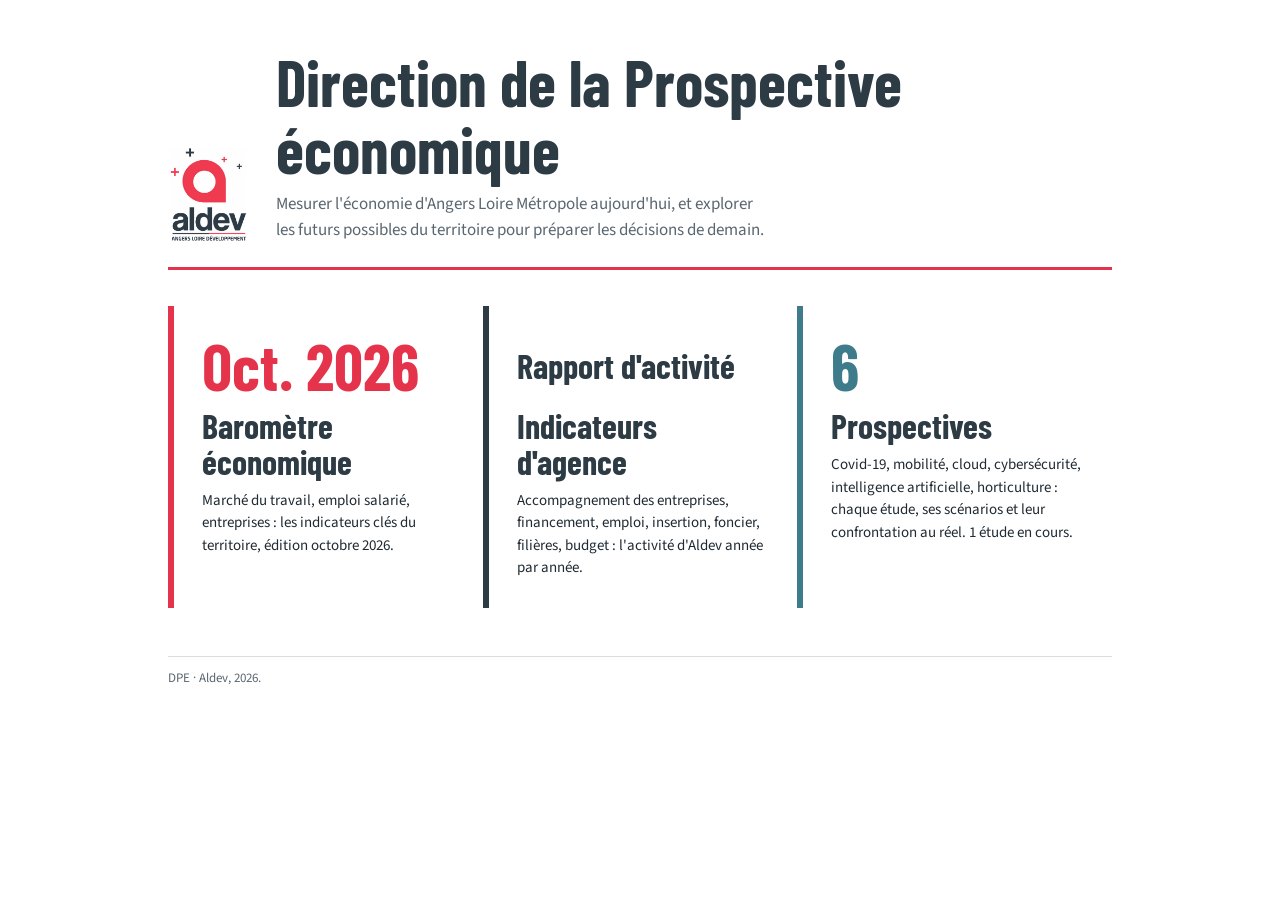
<file: index.html>
<!doctype html>
<html lang="fr">
<head>
<meta charset="utf-8">
<meta name="viewport" content="width=device-width, initial-scale=1">
<title>DPE · Direction de la Prospective économique · Aldev</title>
<link rel="icon" href="favicon.ico" sizes="any">
<link rel="icon" type="image/png" sizes="32x32" href="assets/favicon-32.png">
<link rel="apple-touch-icon" href="assets/apple-touch-icon.png">
<meta name="description" content="Indicateurs économiques et études prospectives d'Aldev pour Angers Loire Métropole.">
<link rel="stylesheet" href="assets/dvpe.css">
</head>
<body>
<main class="accueil">
  <header class="accueil-tete">
    <a class="marque" href="index.html" title="Accueil DPE"><img src="assets/logo-aldev.png" alt="Aldev — Angers Loire Développement" width="300" height="361"></a>
    <div>
      <h1>Direction de la Prospective économique</h1>
      <p>Mesurer l'économie d'Angers Loire Métropole aujourd'hui, et explorer les futurs possibles du territoire pour préparer les décisions de demain.</p>
    </div>
  </header>

  <div class="portes">
    <a class="porte" href="barometre.html">
      <span class="chiffre">Oct. 2026</span>
      <h2>Baromètre économique</h2>
      <p>Marché du travail, emploi salarié, entreprises : les indicateurs clés du territoire, édition octobre 2026.</p>
    </a>
    <a class="porte" href="agence/indicateurs.html">
      <span class="chiffre petit">Rapport d'activité</span>
      <h2>Indicateurs d'agence</h2>
      <p>Accompagnement des entreprises, financement, emploi, insertion, foncier, filières, budget : l'activité d'Aldev année par année.</p>
    </a>
    <a class="porte" href="prospectives.html">
      <span class="chiffre" id="nb-fiches">6</span>
      <h2>Prospectives</h2>
      <p id="desc-fiches">Covid-19, mobilité, cloud, cybersécurité, intelligence artificielle, horticulture : chaque étude, ses scénarios et leur confrontation au réel.</p>
    </a>
  </div>

  <p class="accueil-pied">DPE · Aldev, 2026.</p>
</main>
<script src="assets/dvpe.js"></script>
<script src="data/prospectives.js"></script>
<script>
  // Compteur alimenté par le catalogue
  Promise.all(DVPE.liste.map(n => DVPE.charger(DVPE.fichier(n)))).then(() => {
    const f = Object.values(DVPE.fiches), enCours = f.filter(x => x.statut === "en cours").length;
    document.getElementById("nb-fiches").textContent = f.length;
    if (enCours) document.getElementById("desc-fiches").textContent += ` ${enCours} étude en cours.`;
  }).catch(() => {});
</script>
</body>
</html>
</file>
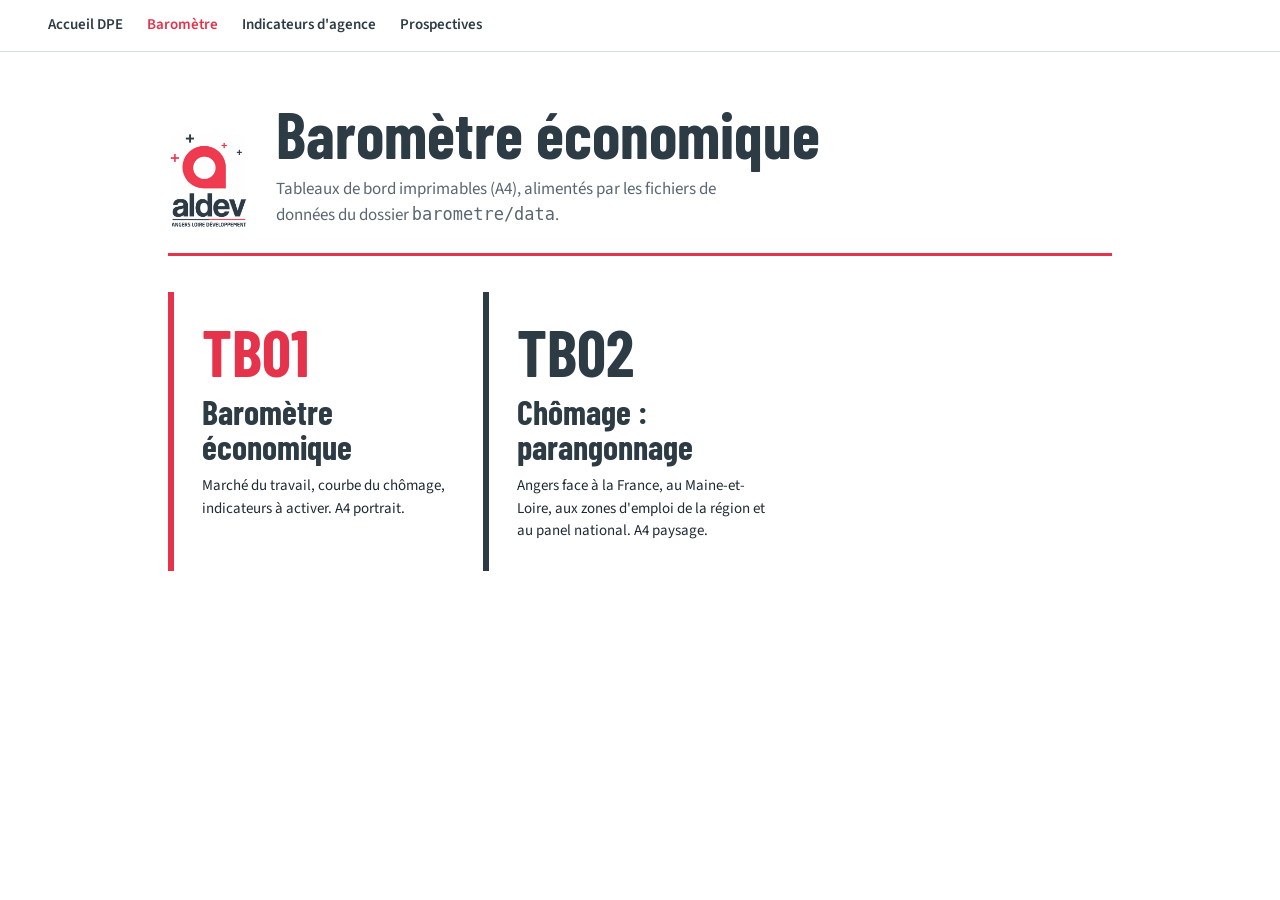
<file: barometre.html>
<!doctype html>
<html lang="fr">
<head>
<meta charset="utf-8">
<meta name="viewport" content="width=device-width, initial-scale=1">
<title>Baromètre · DPE Aldev</title>
<link rel="icon" href="favicon.ico" sizes="any">
<link rel="icon" type="image/png" sizes="32x32" href="assets/favicon-32.png">
<link rel="apple-touch-icon" href="assets/apple-touch-icon.png">
<link rel="stylesheet" href="assets/dvpe.css">
</head>
<body>
<nav class="barre-nav"><a href="index.html">Accueil DPE</a><a href="barometre.html" aria-current="page">Baromètre</a><a href="agence/indicateurs.html">Indicateurs d'agence</a><a href="prospectives.html">Prospectives</a></nav>
<main class="accueil">
  <header class="accueil-tete">
    <a class="marque" href="index.html" title="Accueil DPE"><img src="assets/logo-aldev.png" alt="Aldev — Angers Loire Développement" width="300" height="361"></a>
    <div>
      <h1>Baromètre économique</h1>
      <p>Tableaux de bord imprimables (A4), alimentés par les fichiers de données du dossier <code>barometre/data</code>.</p>
    </div>
  </header>
  <div class="portes">
    <a class="porte" href="barometre/TB01.html">
      <span class="chiffre">TB01</span>
      <h2>Baromètre économique</h2>
      <p>Marché du travail, courbe du chômage, indicateurs à activer. A4 portrait.</p>
    </a>
    <a class="porte" href="barometre/TB02.html">
      <span class="chiffre">TB02</span>
      <h2>Chômage : parangonnage</h2>
      <p>Angers face à la France, au Maine-et-Loire, aux zones d'emploi de la région et au panel national. A4 paysage.</p>
    </a>
  </div>
</main>
</body>
</html>
</file>
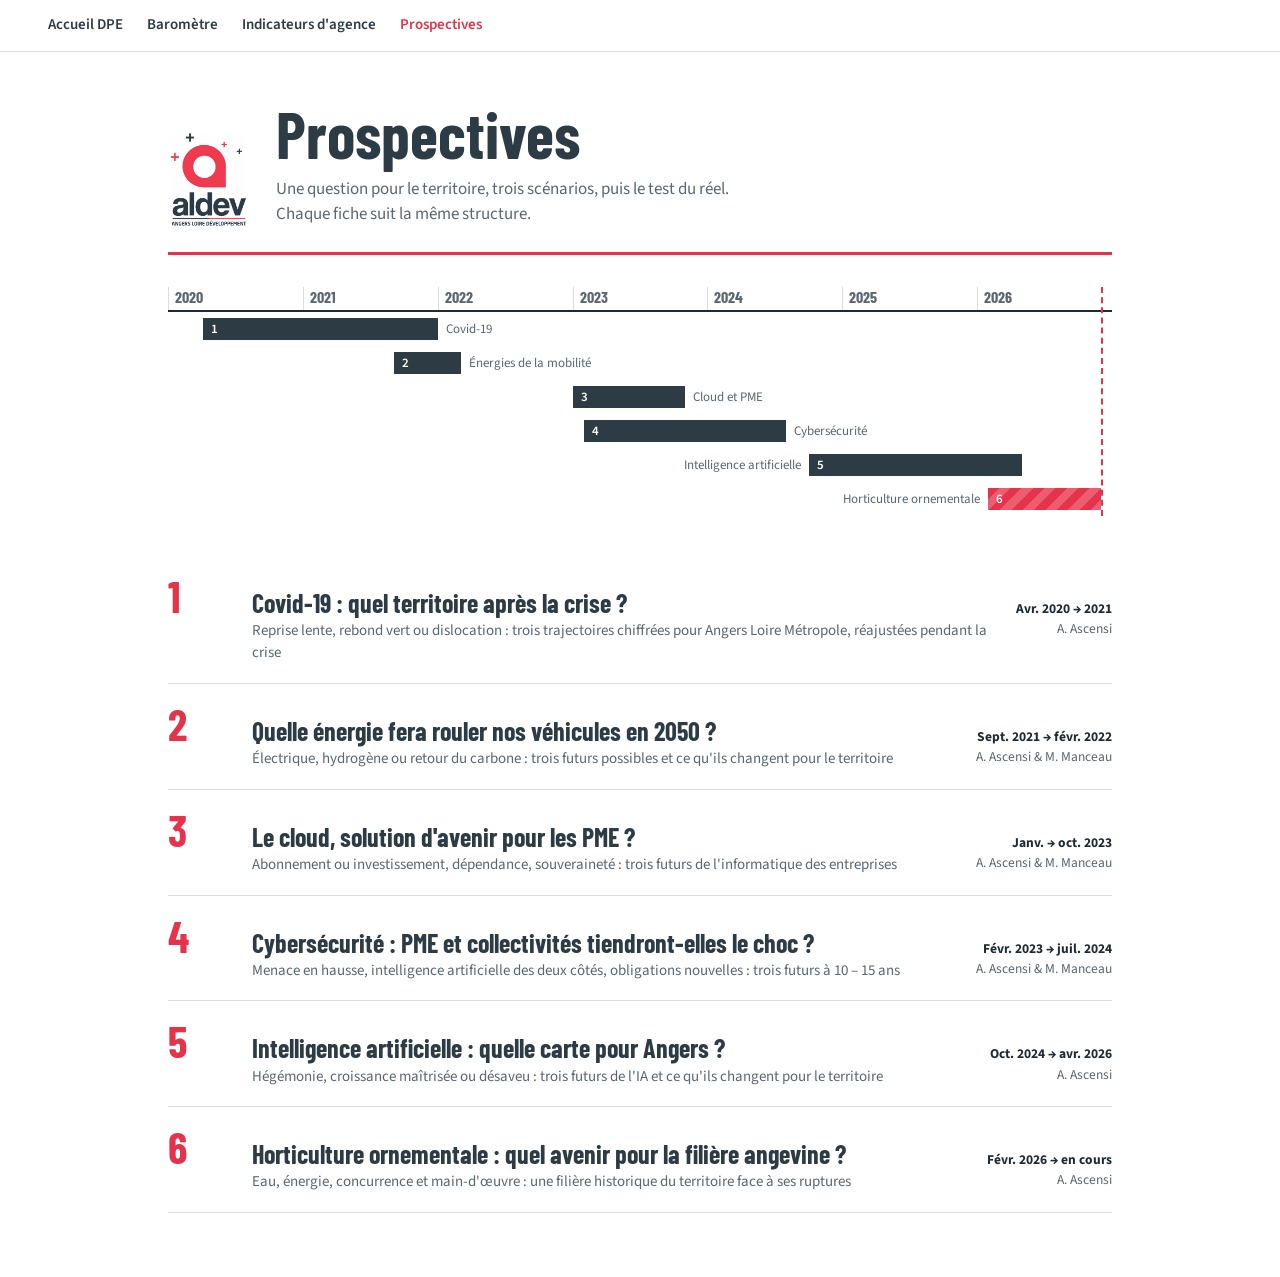
<file: prospectives.html>
<!doctype html>
<html lang="fr">
<head>
<meta charset="utf-8">
<meta name="viewport" content="width=device-width, initial-scale=1">
<title>Prospectives · DPE Aldev</title>
<link rel="icon" href="favicon.ico" sizes="any">
<link rel="icon" type="image/png" sizes="32x32" href="assets/favicon-32.png">
<link rel="apple-touch-icon" href="assets/apple-touch-icon.png">
<link rel="stylesheet" href="assets/dvpe.css">
</head>
<body>
<nav class="barre-nav"><a href="index.html">Accueil DPE</a><a href="barometre.html">Baromètre</a><a href="agence/indicateurs.html">Indicateurs d'agence</a><a href="prospectives.html" aria-current="page">Prospectives</a></nav>
<main class="accueil">
  <header class="accueil-tete">
    <a class="marque" href="index.html" title="Accueil DPE"><img src="assets/logo-aldev.png" alt="Aldev — Angers Loire Développement" width="300" height="361"></a>
    <div>
      <h1>Prospectives</h1>
      <p>Une question pour le territoire, trois scénarios, puis le test du réel. Chaque fiche suit la même structure.</p>
    </div>
  </header>
  <div class="frise" id="frise" aria-label="Calendrier des études"></div>
  <ol class="cat" id="cat"></ol>
</main>
<script src="assets/dvpe.js"></script>
<script src="data/prospectives.js"></script>
<script>
  const esc = DVPE.txt;
  const mois = s => { const [a, m] = s.split("-").map(Number); return a * 12 + (m - 1); };
  const now = new Date(), auj = now.getFullYear() * 12 + now.getMonth();

  Promise.all(DVPE.liste.map(n => DVPE.charger(DVPE.fichier(n)))).then(() => {
    const fs = DVPE.liste.map(n => DVPE.fiches[n]).filter(Boolean);
    // Frise chronologique
    const a0 = Math.min(...fs.map(f => +f.debut.slice(0, 4))), a1 = now.getFullYear() + 1;
    const d0 = a0 * 12, span = (a1 - a0) * 12, pc = m => ((m - d0) / span * 100).toFixed(2) + "%";
    const ans = []; for (let a = a0; a < a1; a++) ans.push(a);
    let h = `<div class="frise-grille"><div class="frise-annees" style="grid-template-columns:repeat(${ans.length},1fr)">${ans.map(a => `<span>${a}</span>`).join("")}</div>`;
    h += fs.map(f => {
      const d = mois(f.debut), fin = f.fin ? mois(f.fin) + 1 : auj;
      const court = f.court || f.titre;
      return `<div class="frise-ligne"><a class="${f.fin ? "" : "en-cours"}" href="fiche.html?n=${f.id}" style="left:${pc(d)};width:calc(${pc(fin)} - ${pc(d)})" title="${f.titre}">${f.id}</a>
        <span class="lib" style="${(fin - d0) / span > .7 ? `right:calc(100% - ${pc(d)} + 8px)` : `left:calc(${pc(fin)} + 8px)`}">${court}</span></div>`;
    }).join("");
    h += `<span class="aujourdhui" style="left:${pc(auj)}" title="Aujourd'hui"></span></div>`;
    document.getElementById("frise").innerHTML = h;
    // Catalogue
    document.getElementById("cat").innerHTML = fs.map(f => `<li>
      <span class="num">${f.id}</span>
      <div><h2><a href="fiche.html?n=${f.id}">${esc(f.titre)}</a></h2><p>${esc(f.sousTitre)}</p></div>
      <div class="per"><strong>${esc(f.periode)}</strong>${esc(f.meta[0])}</div></li>`).join("");
  }).catch(e => DVPE.erreur(document.getElementById("cat"), e));
</script>
</body>
</html>
</file>
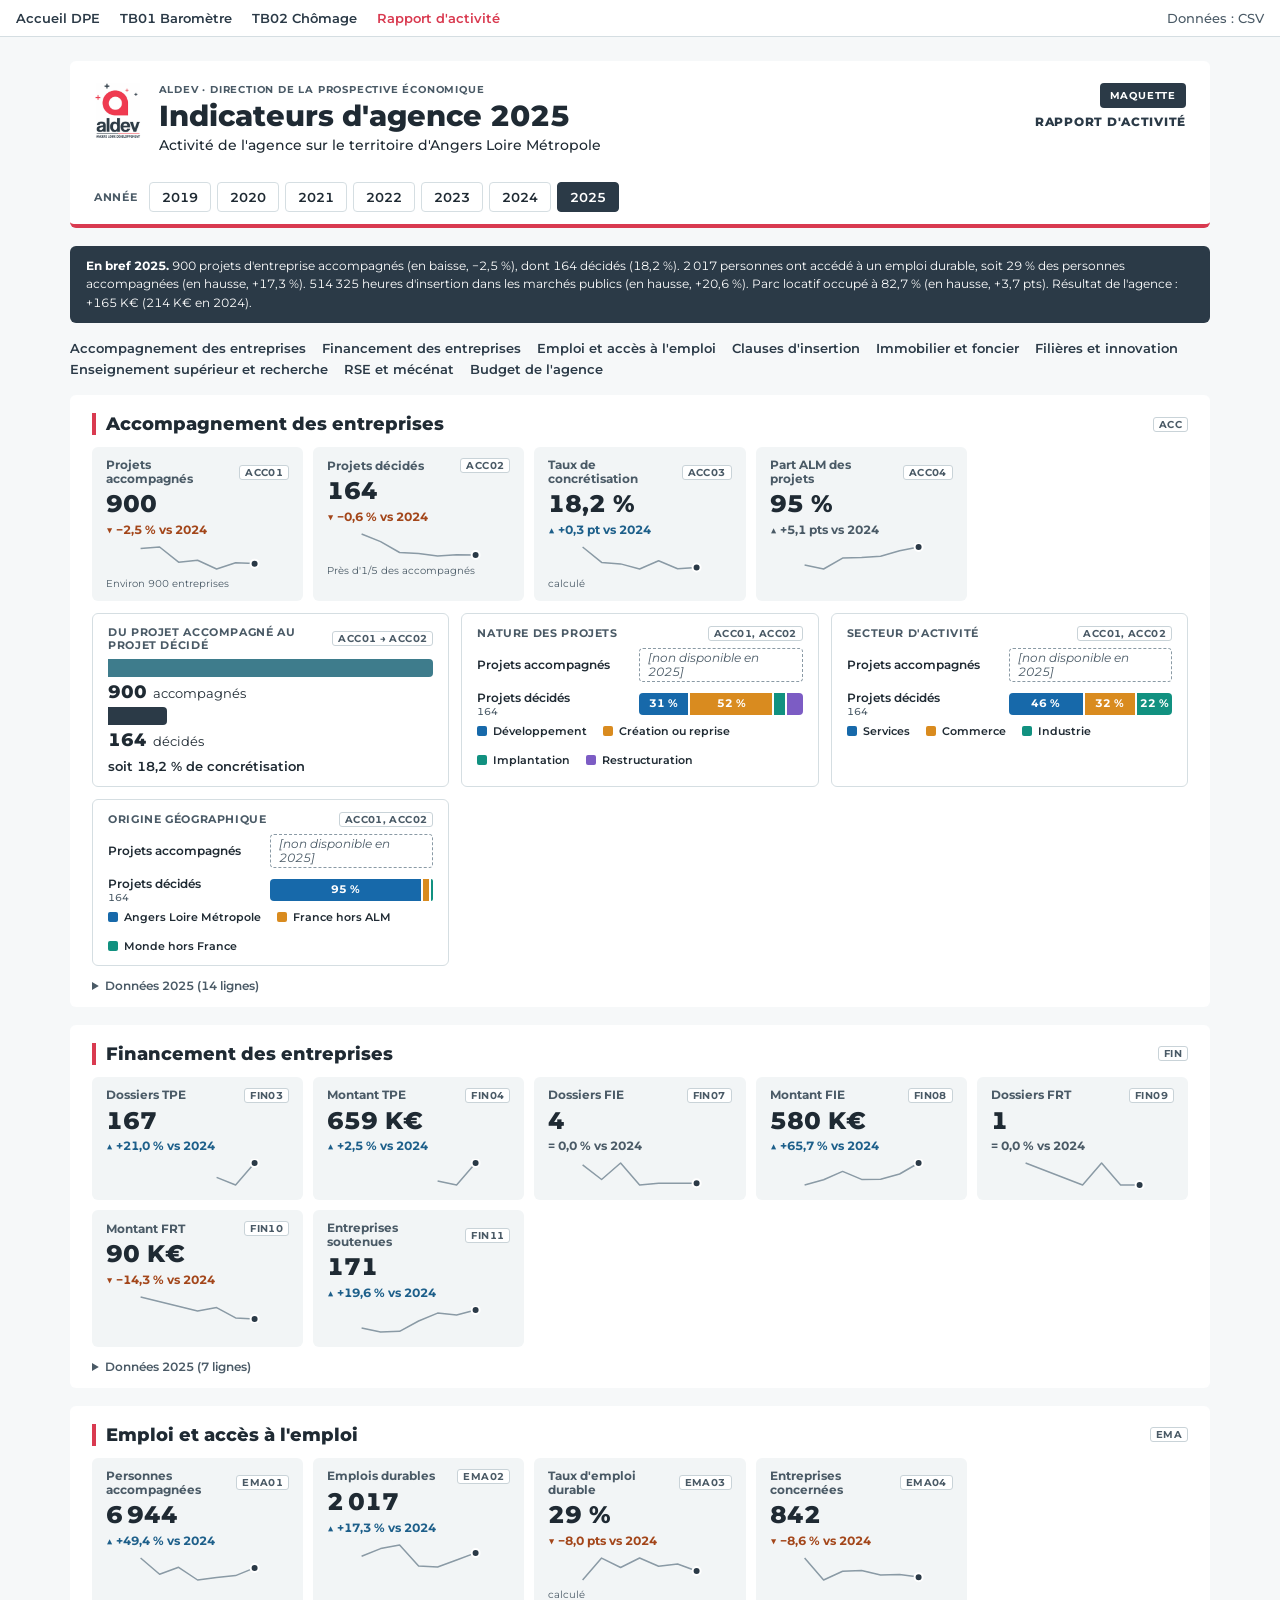
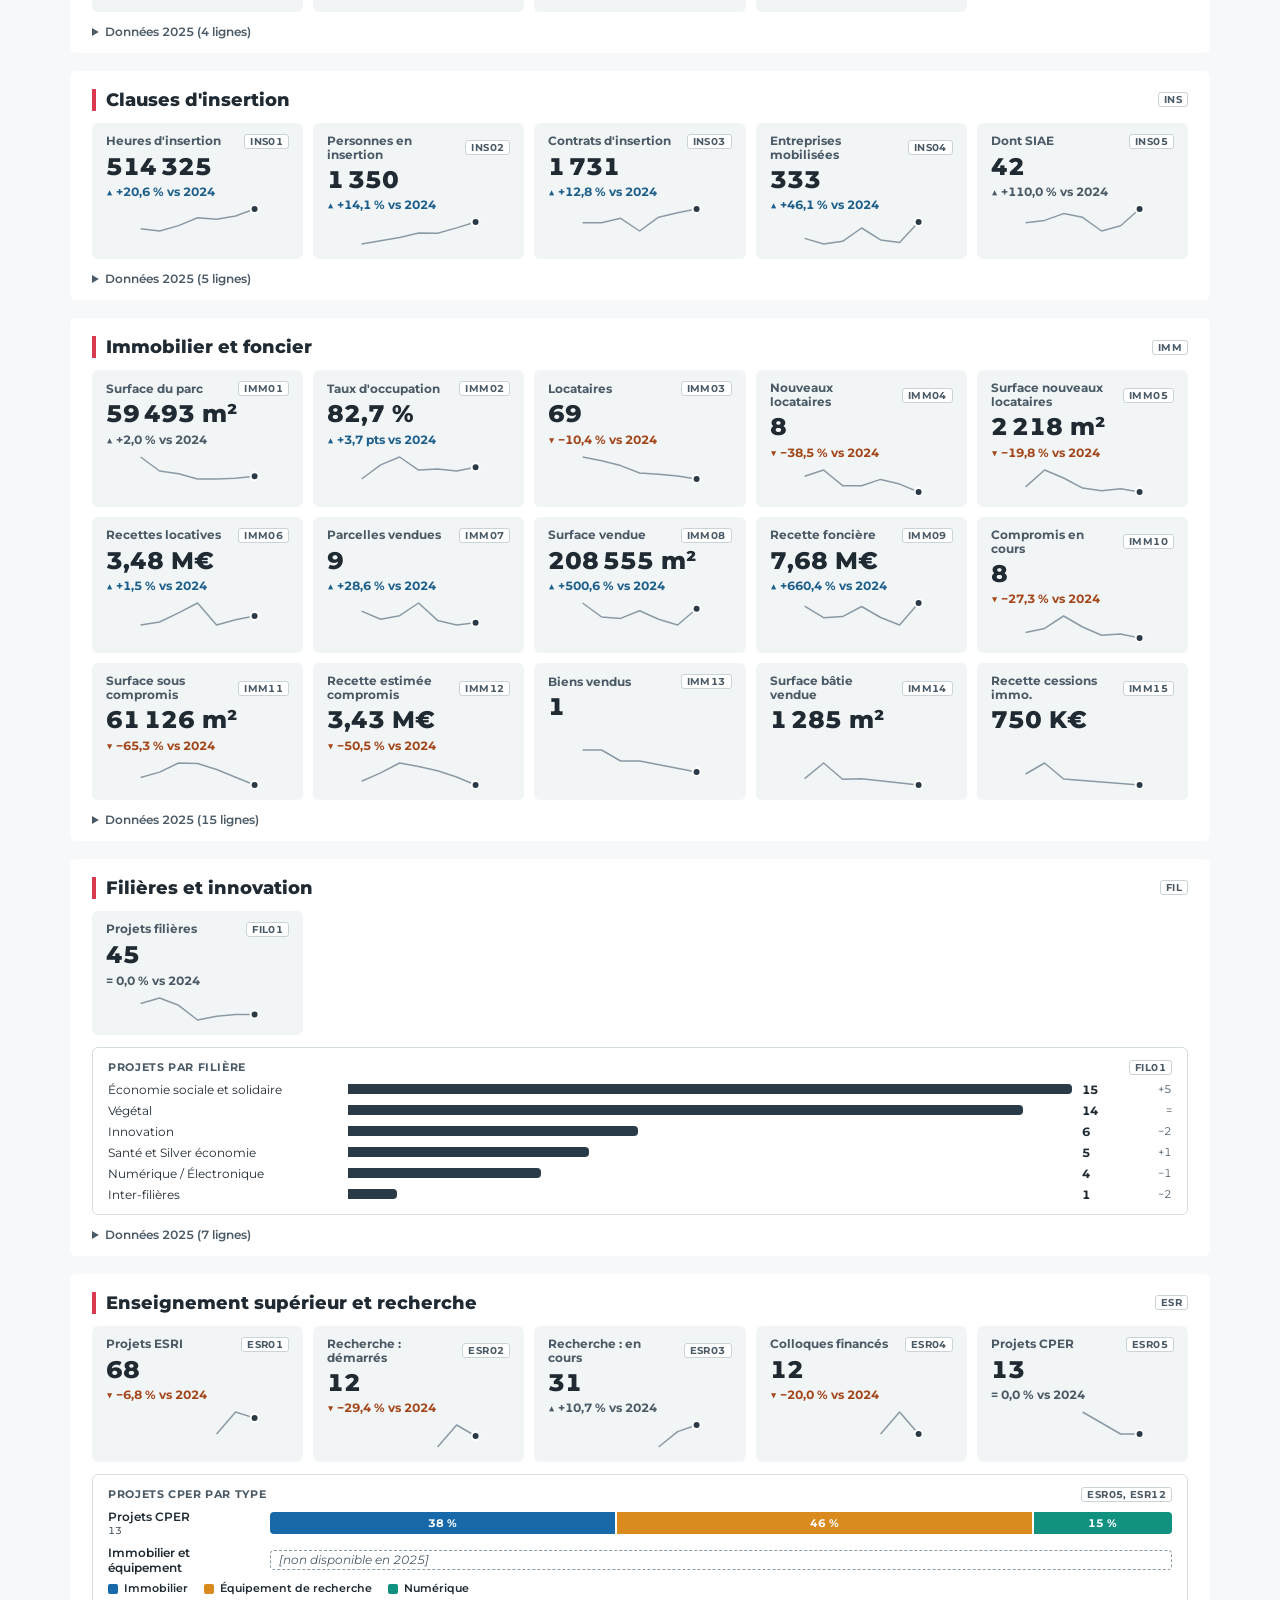
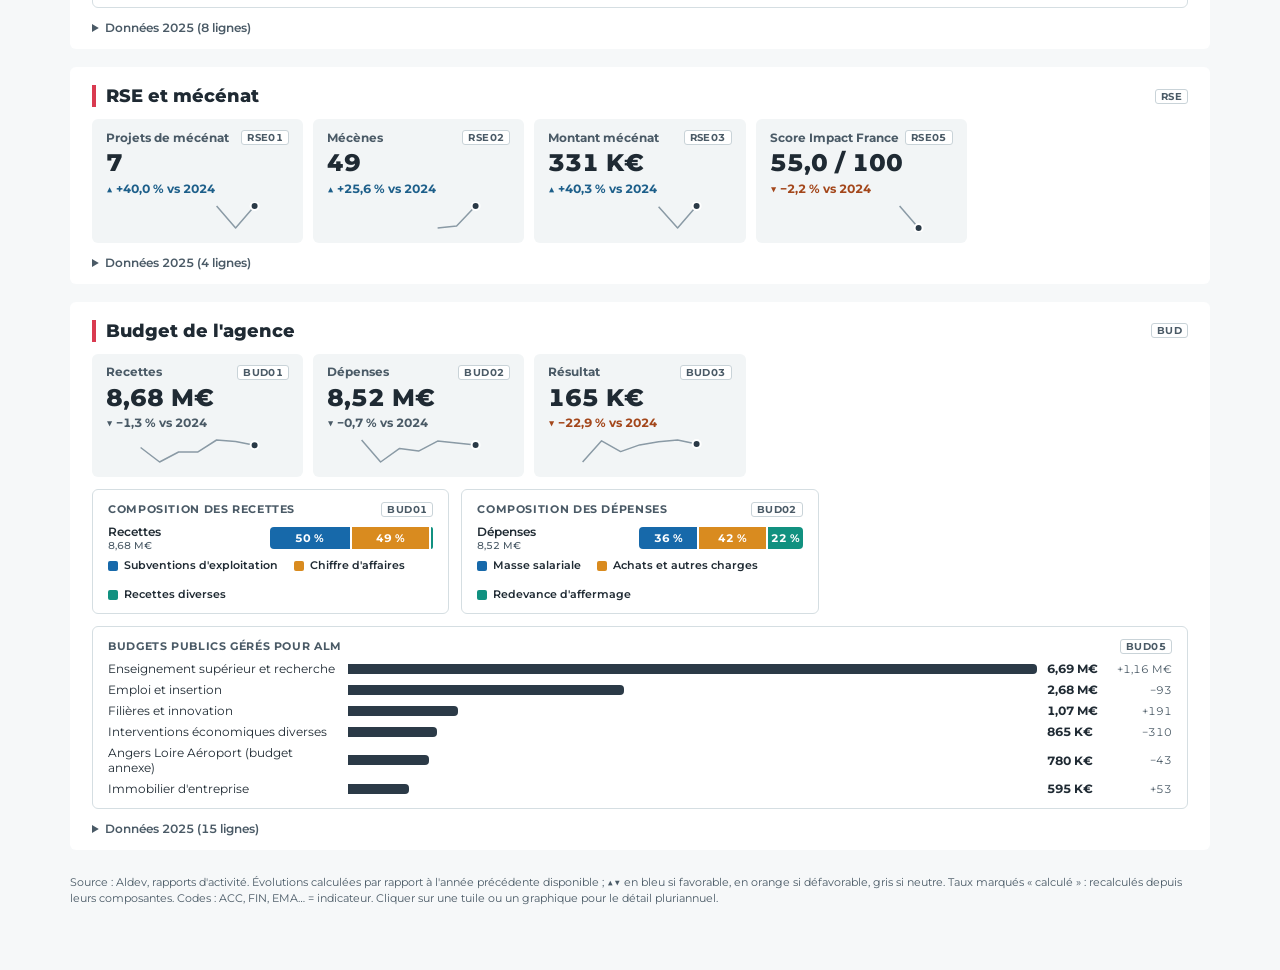
<file: agence/indicateurs.html>
<!doctype html>
<html lang="fr">
<head>
<meta charset="utf-8">
<meta name="viewport" content="width=device-width, initial-scale=1">
<title>Rapport d'activité · Indicateurs d'agence · DPE Aldev</title>
<link rel="icon" href="../favicon.ico" sizes="any">
<link rel="icon" type="image/png" sizes="32x32" href="../assets/favicon-32.png">
<link rel="apple-touch-icon" href="../assets/apple-touch-icon.png">
<link rel="stylesheet" href="../barometre/style.css">
<link rel="stylesheet" href="agence.css">
</head>
<body>
<nav class="nav"><a href="../index.html">Accueil DPE</a><a href="../barometre/TB01.html">TB01 Baromètre</a><a href="../barometre/TB02.html">TB02 Chômage</a><a href="indicateurs.html" aria-current="page">Rapport d'activité</a><span class="info" id="info"></span></nav>
<!-- data-statut : « MAQUETTE » tant que les données ne sont pas validées ; vider pour retirer la mention -->
<dialog class="detail" id="detail" aria-label="Détail de l'indicateur"><div id="detail-corps"></div></dialog>
<main class="ag" id="ag" data-statut="MAQUETTE" aria-live="polite"></main>
<script src="agence.js"></script>
<script>
(async function () {
  const el = document.getElementById("ag"), G = AGENCE;
  try { await G.charger(); } catch (e) { return G.erreur(el, e); }
  const m = G.m, statut = el.dataset.statut;
  const lireAnnee = () => { const h = location.hash.slice(1); return m.annees.includes(h) ? h : m.annees[m.annees.length - 1]; };

  function rendre(y) {
    const sections = m.dom.map((d) => G.section(d, y)).filter(Boolean);
    el.innerHTML = `
      <div class="entete" style="flex-direction:column;align-items:stretch">
        <div style="display:flex;justify-content:space-between;gap:16px">
          <div class="ag-titre"><a class="marque" href="../index.html" title="Accueil DPE"><img src="../assets/logo-aldev.png" alt="Aldev — Angers Loire Développement" width="300" height="361"></a>
            <div><div class="kicker">Aldev · Direction de la Prospective économique</div>
            <h1>Indicateurs d'agence ${y}</h1>
            <div class="st">Activité de l'agence sur le territoire d'Angers Loire Métropole</div></div></div>
          <div class="droite">${statut ? `<div class="statut">${G.esc(statut)}</div>` : ""}<div class="tb">RAPPORT D'ACTIVITÉ</div></div>
        </div>
        <div class="annees" role="group" aria-label="Année affichée"><span>Année</span>${m.annees.map((a) => `<button type="button" data-a="${a}" aria-pressed="${a === y}">${a}</button>`).join("")}</div>
      </div>
      <div class="bref"><strong>En bref ${y}.</strong> ${G.bref(y)}</div>
      <nav class="sommaire" aria-label="Domaines">${m.dom.map((d) => `<a href="#${d.code}" data-ancre>${G.esc(d.libelle)}</a>`).join("")}</nav>
      ${sections.join("")}
      <div class="pied">Source : ${G.esc(m.source || "")}. Évolutions calculées par rapport à l'année précédente disponible ; ▲▼ en bleu si favorable, en orange si défavorable, gris si neutre. Taux marqués « calculé » : recalculés depuis leurs composantes. Codes : ACC, FIN, EMA… = indicateur. Cliquer sur une tuile ou un graphique pour le détail pluriannuel.</div>`;
    el.querySelectorAll(".annees button").forEach((b) => b.addEventListener("click", () => { history.replaceState(null, "", "#" + b.dataset.a); rendre(b.dataset.a); }));
    el.querySelectorAll("[data-ancre]").forEach((a) => a.addEventListener("click", (ev) => { ev.preventDefault(); document.getElementById(a.getAttribute("href").slice(1)).scrollIntoView({ behavior: "smooth" }); }));
    document.title = `Rapport d'activité ${y} · Indicateurs d'agence · DPE Aldev`;
  }
  // Vue détaillée : clic ou Entrée sur une tuile / un graphique ; onglets d'axe et de série dans la fenêtre
  const dlg = document.getElementById("detail"), corps = document.getElementById("detail-corps");
  let etat = null;
  const ouvrir = (ind, axe) => { etat = { ind, axe }; corps.innerHTML = G.detail(ind, lireAnnee(), axe); if (!dlg.open) dlg.showModal(); };
  const declencheur = (ev) => { const c = ev.target.closest("[data-detail]"); if (!c || ev.target.closest("details")) return; ouvrir(c.dataset.detail, c.dataset.axe); };
  el.addEventListener("click", declencheur);
  el.addEventListener("keydown", (ev) => { if ((ev.key === "Enter" || ev.key === " ") && ev.target.matches("[data-detail]")) { ev.preventDefault(); declencheur(ev); } });
  corps.addEventListener("click", (ev) => {
    if (ev.target.closest(".d-fermer")) return dlg.close();
    const b = ev.target.closest(".d-onglets button"); if (!b) return;
    ouvrir(b.dataset.ind || etat.ind, b.dataset.axe || etat.axe);
  });
  dlg.addEventListener("click", (ev) => { if (ev.target === dlg) dlg.close(); });   // clic hors de la fenêtre
  rendre(lireAnnee());
  window.addEventListener("hashchange", () => { if (m.annees.includes(location.hash.slice(1))) rendre(lireAnnee()); });
  document.getElementById("info").textContent = G.modeSecours ? "Données : data.js (secours)" : "Données : CSV";
})();
</script>
</body>
</html>
</file>
<file: assets/dvpe.css>
/* DPE · Aldev — charte des fiches prospectives */
@import url("https://fonts.googleapis.com/css2?family=Barlow+Condensed:wght@600;700&family=Source+Sans+3:ital,wght@0,400;0,600;0,700;1,400&display=swap");

:root {
  --rouge: #E5334B; --ardoise: #2D3B45; --texte: #1F2A33; --gris: #5A6670;
  --fond-encart: #F1F2F3; --trait: #DADDE0;
  --bleu: #1F4E8C; --vert: #12706A; --brun: #8A4A0E;
  --clair: #9DB9DC; --sable: #D9BE93; --rail: #E4E7EA;
  --titres: "Barlow Condensed", "Arial Narrow", sans-serif;
  --corps: "Source Sans 3", "Segoe UI", Arial, sans-serif;
}
* { box-sizing: border-box; }
html { -webkit-text-size-adjust: 100%; }
body { margin: 0; font: 15px/1.5 var(--corps); color: var(--texte); background: #fff; }
a { color: var(--ardoise); }
a:focus-visible { outline: 3px solid var(--rouge); outline-offset: 2px; }
h1, h2, h3 { font-family: var(--titres); font-weight: 700; margin: 0; line-height: 1.05; }
h2 { font-size: 20px; letter-spacing: .02em; text-transform: uppercase; margin-bottom: 12px; }
p { margin: 0 0 10px; }
.sr { position: absolute; width: 1px; height: 1px; overflow: hidden; clip: rect(0 0 0 0); }
.todo { color: var(--gris); font-style: italic; }

/* Navigation commune */
.barre-nav { display: flex; flex-wrap: wrap; align-items: center; gap: 8px 24px; padding: 14px clamp(16px, 4vw, 48px); border-bottom: 1px solid var(--trait); font-weight: 600; }
.bouton-pdf { margin-left: auto; font: 600 14px var(--corps); color: var(--ardoise); background: #fff; border: 1.5px solid var(--ardoise); padding: 4px 12px; cursor: pointer; }
.bouton-pdf:hover { background: var(--ardoise); color: #fff; }
.bouton-pdf:focus-visible { outline: 3px solid var(--rouge); outline-offset: 2px; }
.barre-nav a { text-decoration: none; }
.barre-nav a:hover, .barre-nav a[aria-current] { color: var(--rouge); }

/* Marque : logo Aldev (assets/logo-aldev.png, 300 × 361) */
.marque { display: inline-block; line-height: 0; text-decoration: none; }
.marque img { display: block; height: 56px; width: auto; }

/* ---------- Fiche ---------- */
.fiche { max-width: 960px; margin: 0 auto; padding: 32px clamp(16px, 4vw, 44px) 48px; }
.f-tete { display: grid; grid-template-columns: auto 1fr auto; gap: 24px; align-items: start; padding-bottom: 14px; border-bottom: 3px solid var(--rouge); margin-bottom: 20px; }
.kicker { font: 700 14px var(--titres); letter-spacing: .1em; text-transform: uppercase; margin-bottom: 6px; }
.badge { background: #F6D97A; padding: 1px 8px; margin-left: 8px; }
.f-tete h1 { font-size: clamp(30px, 4.6vw, 40px); color: var(--ardoise); }
.f-sous { color: var(--gris); margin: 8px 0 0; }
.f-meta { display: flex; flex-direction: column; text-align: right; font-size: 13.5px; color: var(--gris); line-height: 1.7; white-space: nowrap; }
.f-meta strong { color: var(--texte); }

.fiche > section, .rangee { margin-bottom: 22px; }
.rangee.deux { display: grid; grid-template-columns: 1fr 1.2fr; gap: 16px; }
.rangee.deux > section { margin: 0; }
.encart { background: var(--fond-encart); padding: 18px; }
.tuiles { display: grid; grid-template-columns: repeat(4, 1fr); gap: 8px; margin-bottom: 12px; }
.tuiles div { background: #fff; padding: 8px 6px; text-align: center; display: flex; flex-direction: column; }
.tuiles b { font: 700 30px/1 var(--titres); color: var(--rouge); }
.tuiles span { font-size: 12.5px; line-height: 1.3; margin-top: 4px; }
.sources { font-size: 13.5px; margin: 0; }

.titre-ligne { display: flex; justify-content: space-between; align-items: baseline; gap: 16px; flex-wrap: wrap; }
.note { font-size: 13px; color: var(--gris); }
.alerte { font-size: 13px; font-weight: 700; color: #B86A00; }

.diag { display: grid; grid-template-columns: repeat(4, 1fr); gap: 18px; }
.diag div { border-top: 3px solid var(--ardoise); padding-top: 6px; display: flex; flex-direction: column; }
.diag div:last-child { border-color: var(--rouge); }
.diag div:last-child b { color: var(--rouge); }
.diag b { font: 700 34px/1.1 var(--titres); color: var(--ardoise); }
.diag span { font-size: 13.5px; line-height: 1.35; }

.puces { list-style: none; padding: 0; margin: 0 0 12px; display: flex; flex-wrap: wrap; gap: 6px; }
.puces li { border: 1px solid #9AA3AA; padding: 2px 9px; font-size: 13.5px; }

.scens { display: grid; grid-template-columns: repeat(3, 1fr); gap: 12px; }
.scen { border: 1px solid var(--trait); display: flex; flex-direction: column; --c: var(--bleu); }
.scen.c-vert { --c: var(--vert); } .scen.c-brun { --c: var(--brun); }
.scen header { background: var(--c); color: #fff; padding: 8px 12px; }
.scen h3 { font-size: 22px; }
.scen header p { margin: 0; font-size: 13px; }
.scen-corps { padding: 12px; font-size: 14px; flex: 1; }
.scen-corps p { margin-bottom: 8px; }
.scen.brouillon { border: 1.5px dashed var(--c); }
.scen.brouillon header { background: var(--fond-encart); color: var(--c); }
.scen.brouillon header p { color: var(--gris); }
.scen.brouillon h3 .todo { color: inherit; }
.scen-chiffre strong { color: var(--c); }
.declencheur { border-bottom: 1px solid var(--trait); padding-bottom: 8px; }
.declencheur strong, .carte strong { color: var(--c); }
.carte { border-top: 2px solid var(--c); padding-top: 8px; margin-top: 4px; }
.barre { position: relative; height: 14px; background: var(--rail); margin: 4px 0 10px; display: flex; flex: 1; }
.barre .rempli { background: var(--c); height: 100%; display: block; }
.barre .clair { background: var(--clair); } .barre .sable { background: var(--sable); }
.barre .part { height: 100%; display: block; }
.barre .repere { position: absolute; top: -5px; bottom: -5px; width: 2px; background: var(--texte); }
.barre-pct { display: flex; align-items: center; gap: 10px; }
.barre-pct .barre { margin: 4px 0 10px; }
.barre-pct strong { font: 700 22px var(--titres); color: var(--c); margin-top: -6px; }

.sym { font-size: 13px; } .sym.plus { color: var(--bleu); } .sym.moins { color: #C2560B; } .sym.neutre { color: #7A858E; }

.tab { width: 100%; border-collapse: collapse; font-size: 14px; }
.tab th { text-align: left; border-bottom: 2px solid var(--texte); padding: 4px 4px; font-weight: 700; }
.tab td { border-bottom: 1px solid var(--trait); padding: 4px; }
.tab .col { text-align: center; width: 13%; }
.tab th.c0 { color: var(--bleu); } .tab th.c1 { color: var(--vert); } .tab th.c2 { color: var(--brun); }
.case { display: inline-block; width: 100%; max-width: 64px; height: 16px; vertical-align: middle; }
.case.s { background: #BCD0E8; } .case.l { background: #F1A563; }
.legende .case { width: 22px; }
.legende, .note5 { font-size: 13.5px; color: var(--gris); margin-top: 8px; }
.note5 { color: var(--texte); }
.st { font-weight: 600; white-space: nowrap; }
.st.ok { color: var(--bleu); } .st.partiel { color: #A86A0A; } .st.non { color: #C2560B; }

.etapes { list-style: none; padding: 0; margin: 0 0 12px; display: flex; justify-content: space-between; gap: 6px; text-align: center; }
.etapes li { flex: 1; display: flex; flex-direction: column; align-items: center; font-size: 13px; line-height: 1.3; }
.etapes strong { font-size: 14px; margin-top: 6px; }
.etapes span:last-child { color: var(--gris); }
.pastille { width: 28px; height: 28px; border-radius: 50%; background: var(--ardoise); color: #fff; display: grid; place-items: center; font-weight: 700; }
.etapes .actuel .pastille { background: var(--rouge); }
.etapes .avenir .pastille { background: #fff; color: var(--gris); border: 1.5px dashed var(--gris); }
.sous-titre { font-size: 18px; text-transform: uppercase; margin: 16px 0 8px; }
.pistes { list-style: none; padding: 0; margin: 0; font-size: 14.5px; }
.pistes li { margin-bottom: 6px; }

.reel { background: var(--ardoise); color: #fff; padding: 20px; display: flex; flex-direction: column; }
.reel p { font-size: 14.5px; }
.reel b { color: #F48A9A; }
.reel ul { padding-left: 0; list-style: none; margin: 0 0 12px; }
.reel li { margin-bottom: 8px; } .reel li::before { content: "· "; }
.reel .liste-titre { font-weight: 700; }
.reel .todo { color: #C5CDD3; }
.apport { margin-top: auto !important; border-top: 1px solid #56646E; padding-top: 14px; }

.f-pied { display: flex; justify-content: space-between; gap: 16px; border-top: 1px solid var(--trait); padding-top: 10px; font-size: 13px; color: var(--gris); }
.f-nav { display: flex; justify-content: space-between; margin-top: 28px; font-weight: 600; }

/* Sources dépliables (champ « liens ») — cible des QR codes : fiche.html?n=N#sources */
details.sources { margin-top: 24px; border-top: 3px solid var(--ardoise); scroll-margin-top: 16px; }
details.sources > summary { cursor: pointer; padding: 10px 0; font: 700 20px var(--titres); letter-spacing: .02em; text-transform: uppercase; color: var(--ardoise); list-style: none; display: flex; align-items: center; gap: 10px; }
details.sources > summary::-webkit-details-marker { display: none; }
details.sources > summary::before { content: "▸"; color: var(--rouge); font-size: 16px; transition: transform .15s; }
details.sources[open] > summary::before { transform: rotate(90deg); }
details.sources > summary:hover { color: var(--rouge); }
details.sources > summary:focus-visible { outline: 3px solid var(--rouge); outline-offset: 2px; }
.src-groupes { columns: 2 340px; column-gap: 32px; padding-bottom: 8px; }
.src-groupe { break-inside: avoid-column; margin-bottom: 16px; }
.src-groupe h3 { font-size: 16px; text-transform: uppercase; letter-spacing: .04em; color: var(--ardoise); border-bottom: 1px solid var(--trait); padding-bottom: 4px; margin-bottom: 6px; }
.src-groupe h3 span { color: var(--gris); font-weight: 600; }
.src-groupe ul { list-style: none; padding: 0; margin: 0; font-size: 14px; line-height: 1.4; }
.src-groupe li { padding: 4px 0; border-bottom: 1px dotted var(--trait); break-inside: avoid; overflow-wrap: anywhere; }
.src-groupe li a { color: var(--ardoise); text-decoration-color: var(--rouge); text-underline-offset: 2px; }
.src-groupe li a:hover { color: var(--rouge); }
.src-meta { color: var(--gris); font-size: 13px; white-space: nowrap; }
.erreur { color: var(--rouge); font-weight: 600; padding: 48px 0; }

/* ---------- Accueil ---------- */
.accueil { max-width: 1040px; margin: 0 auto; padding: 48px clamp(16px, 4vw, 48px) 64px; }
.accueil-tete { display: grid; grid-template-columns: auto 1fr; gap: 28px; align-items: end; border-bottom: 3px solid var(--rouge); padding-bottom: 24px; }
.accueil-tete .marque img { height: 96px; }
.accueil-tete h1 { font-size: clamp(38px, 6vw, 64px); color: var(--ardoise); }
.accueil-tete p { color: var(--gris); margin: 10px 0 0; max-width: 62ch; font-size: 17px; }
.portes { display: grid; grid-template-columns: repeat(3, 1fr); gap: 0; margin-top: 36px; }
.porte { display: flex; flex-direction: column; gap: 10px; padding: 28px; text-decoration: none; color: var(--texte); border-left: 6px solid var(--c, var(--rouge)); }
.porte + .porte { --c: var(--ardoise); }
.porte:nth-child(3) { --c: #3E7C8C; }
.porte:hover h2 { text-decoration: underline; }
.porte h2 { font-size: 34px; text-transform: none; letter-spacing: 0; margin: 0; color: var(--ardoise); }
.porte .chiffre { font: 700 64px/1 var(--titres); color: var(--c, var(--rouge)); }
.porte .chiffre.petit { font-size: 34px; line-height: 64px; }
.porte p { margin: 0; max-width: 46ch; }
.porte .lien-sec { margin-top: auto; font-size: 13.5px; color: var(--gris); }
.lien-sec a { color: var(--gris); }
.accueil-pied { margin-top: 48px; font-size: 13px; color: var(--gris); border-top: 1px solid var(--trait); padding-top: 12px; }

/* ---------- Liste des prospectives ---------- */
.frise { overflow-x: auto; margin: 32px 0 40px; }
.frise-grille { position: relative; min-width: 640px; }
.frise-annees { display: grid; border-bottom: 2px solid var(--texte); font: 700 16px var(--titres); color: var(--gris); }
.frise-annees span { border-left: 1px solid var(--trait); padding: 0 6px 4px; }
.frise-ligne { position: relative; height: 34px; border-left: 1px solid transparent; }
.frise-ligne a { position: absolute; top: 6px; height: 22px; background: var(--ardoise); color: #fff; text-decoration: none; font: 600 13px/22px var(--corps); padding: 0 8px; white-space: nowrap; min-width: 26px; }
.frise-ligne a.en-cours { background: repeating-linear-gradient(135deg, var(--rouge) 0 8px, #EC5D70 8px 16px); }
.frise-ligne a:hover { background: var(--rouge); }
.frise-ligne .lib { position: absolute; top: 6px; font-size: 13px; line-height: 22px; color: var(--gris); white-space: nowrap; }
.aujourdhui { position: absolute; top: 0; bottom: 0; width: 0; border-left: 2px dashed var(--rouge); }
.cat { list-style: none; padding: 0; margin: 0; }
.cat li { display: grid; grid-template-columns: 64px 1fr auto; gap: 20px; padding: 18px 0; border-bottom: 1px solid var(--trait); align-items: baseline; }
.cat .num { font: 700 44px/1 var(--titres); color: var(--rouge); }
.cat h2 { text-transform: none; letter-spacing: 0; font-size: 26px; margin: 0 0 4px; }
.cat h2 a { text-decoration: none; color: var(--ardoise); }
.cat h2 a:hover { color: var(--rouge); }
.cat p { margin: 0; color: var(--gris); }
.cat .per { text-align: right; font-size: 13.5px; color: var(--gris); white-space: nowrap; }
.cat .per strong { color: var(--texte); display: block; }

/* ---------- Baromètre (export de l'artefact) ---------- */
.baro-cadre { overflow-x: auto; padding: 24px 16px 48px; background: #E9ECEE; }
.baro-page { width: 794px; margin: 0 auto; box-shadow: 0 1px 0 #C9CED2; }

/* ---------- Responsive ---------- */
@media (max-width: 820px) {
  html:not(.impr) .f-tete { grid-template-columns: 1fr; gap: 12px; }
  html:not(.impr) .f-meta { text-align: left; }
  html:not(.impr) .rangee.deux, html:not(.impr) .scens, .portes { grid-template-columns: 1fr; }
  html:not(.impr) .diag { grid-template-columns: 1fr 1fr; }
  html:not(.impr) .tuiles { grid-template-columns: 1fr 1fr; }
  .accueil-tete { grid-template-columns: 1fr; }
  .accueil-tete .marque img { height: 72px; }
  .cat li { grid-template-columns: 48px 1fr; }
  .cat .per { grid-column: 2; text-align: left; }
  .porte + .porte { margin-top: 16px; }
}
@media (max-width: 480px) {
  .barre-nav { gap: 6px 16px; font-size: 14px; }
  .bouton-pdf { margin-left: 0; }
  html:not(.impr) .f-meta { white-space: normal; }
  .src-meta { white-space: normal; }
}

/* ---------- Impression / export PDF : une page A4 portrait ----------
   html.impr est posé par DVPE.preparerImpression (beforeprint) : il fixe la mise en page imprimée,
   la mesure, puis applique un zoom pour que la fiche tienne sur une seule page. */
html.impr .fiche { max-width: none; padding: 0; margin: 0; }
html.impr .f-tete h1 { font-size: 40px; }
html.impr .f-nav, html.impr details.sources, html.impr .barre-nav { display: none; }
html.impr .fiche > section, html.impr .rangee, html.impr .scen, html.impr .encart, html.impr .reel, html.impr .f-tete, html.impr .f-pied { break-inside: avoid; page-break-inside: avoid; }
@media print {
  @page { size: A4 portrait; margin: 8mm; }
  .barre-nav, .f-nav, .bouton-pdf, details.sources { display: none !important; }
  .fiche { padding: 0; max-width: none; }
  .fiche > section, .rangee, .scen, .encart, .reel, .f-tete, .f-pied { break-inside: avoid; page-break-inside: avoid; }
  .reel, .scen header, .barre span, .case, .pastille, .encart { -webkit-print-color-adjust: exact; print-color-adjust: exact; }
}
</file>
<file: barometre/style.css>
@import url("https://fonts.googleapis.com/css2?family=Montserrat:wght@400;500;600;700;800&display=swap");
:root {
  --bandeau: #2B3A47; --accent: #D93A50; --texte: #1F2A33; --sec: #4A5A66;
  --tuile: #F2F5F6; --bord: #D5DEE2; --angers: #C8243B; --region: #9DB6BE;
}
* { box-sizing: border-box; }
html, body { margin: 0; }
body { background: #E6EAEC; font-family: "Montserrat", "Helvetica Neue", Arial, sans-serif; color: var(--texte); font-variant-numeric: tabular-nums; }
.nav { display: flex; gap: 20px; padding: 10px 16px; font-size: 13px; font-weight: 600; background: #fff; border-bottom: 1px solid var(--bord); }
.nav a { color: var(--bandeau); text-decoration: none; } .nav a:hover, .nav a[aria-current] { color: var(--accent); }
.nav .info { margin-left: auto; color: var(--sec); font-weight: 500; }

/* Page A4 homothétique */
.cadre { padding: 12px; }
.page { --k: 1; transform: scale(var(--k)); transform-origin: top left; background: #fff; margin: 0 auto; display: flex; flex-direction: column; overflow: hidden; box-shadow: 0 1px 3px rgba(31,42,51,.15); }
.cadre { display: flex; justify-content: center; }
.portrait { width: 794px; height: 1123px; padding: 36px 44px; gap: 14px; }
.paysage { width: 1123px; height: 794px; padding: 32px 40px; gap: 14px; }

.entete { display: flex; justify-content: space-between; align-items: flex-start; gap: 16px; border-bottom: 4px solid var(--accent); padding-bottom: 10px; }
.kicker sup { text-transform: none; }
.kicker { font-size: 10px; font-weight: 700; letter-spacing: .08em; color: var(--sec); text-transform: uppercase; }
h1 { margin: 4px 0 0; font-size: 29px; font-weight: 800; line-height: 1.1; }
.st { font-size: 14px; font-weight: 500; margin-top: 4px; }
.droite { display: flex; flex-direction: column; align-items: flex-end; gap: 6px; }
.statut { font-size: 10px; font-weight: 700; letter-spacing: .08em; color: #fff; background: var(--bandeau); padding: 6px 10px; border-radius: 4px; }
.tb { font-size: 12px; font-weight: 800; letter-spacing: .06em; color: var(--bandeau); }

.bref { background: var(--bandeau); color: #fff; border-radius: 6px; padding: 11px 16px; font-size: 12.3px; line-height: 1.5; }
.rubrique { font-size: 11px; font-weight: 700; letter-spacing: .08em; color: var(--sec); text-transform: uppercase; }

.grille { display: grid; gap: 10px; }
.g3 { grid-template-columns: repeat(3, minmax(0, 1fr)); }
.g4 { grid-template-columns: repeat(4, minmax(0, 1fr)); gap: 8px; }
.tuile { background: var(--tuile); border-radius: 6px; padding: 11px 14px; display: flex; flex-direction: column; gap: 4px; }
.tuile.vide { background: none; border: 1.5px dashed #8A9AA5; }
.t-tete { display: flex; justify-content: space-between; align-items: center; gap: 6px; }
.t-titre { font-size: 10.5px; font-weight: 700; color: var(--sec); letter-spacing: .04em; text-transform: uppercase; }
.code { font-size: 9.5px; font-weight: 700; color: var(--sec); background: #fff; border: 1px solid #C9D3D8; border-radius: 3px; padding: 1px 5px; letter-spacing: .04em; white-space: nowrap; }
.t-val { font-size: 27px; font-weight: 800; line-height: 1.15; }
.t-val sup { font-size: 14px; }
.t-evol { font-size: 12px; font-weight: 700; }
.t-evol.discret { font-weight: 500; }
.t-sous { font-size: 10.5px; color: var(--sec); }
.petite { padding: 10px 12px; } .petite .t-titre { font-size: 10px; } .petite .t-val { font-size: 19px; } .petite .t-evol.discret { font-weight: 500; }
.t-sous { font-size: 10px; }

.boite { border: 1px solid var(--bord); border-radius: 6px; padding: 12px 15px; display: flex; flex-direction: column; gap: 7px; min-width: 0; }
.boite-tete { display: flex; justify-content: space-between; align-items: center; gap: 8px; font-size: 10.5px; font-weight: 700; letter-spacing: .06em; color: var(--sec); text-transform: uppercase; }
.boite svg { width: 100%; height: auto; display: block; }
.axe text { font-size: 11px; fill: var(--sec); font-family: inherit; }
.ann { font-size: 11.5px; font-weight: 700; font-family: inherit; }
.legendes { display: flex; flex-wrap: wrap; gap: 16px; font-size: 10.5px; font-weight: 600; align-items: center; }
.leg { display: inline-flex; align-items: center; gap: 6px; }
.leg i { width: 16px; height: 3px; display: inline-block; }
.lecture { font-size: 11px; color: var(--sec); }

.corps2 { display: flex; gap: 16px; flex: 1 1 auto; min-height: 0; }
.corps2 > .boite:first-child { flex: 1.7 1 0; } .corps2 > .boite:last-child { flex: 1 1 0; }
.classement { display: grid; grid-template-columns: 128px minmax(0, 1fr) 34px 40px; gap: 10px 8px; align-items: center; font-size: 12px; }
.classement .h { font-size: 9.5px; color: var(--sec); text-align: right; }
.classement .barre { height: 9px; background: var(--region); border-radius: 2px; }
.classement .n { text-align: right; font-weight: 700; } .classement .e { text-align: right; }
.classement .moi { color: var(--angers); font-weight: 700; } .classement .barre.moi { background: var(--angers); }
.boite .lecture.bas { margin-top: auto; }

.pied { margin-top: auto; font-size: 9.5px; color: var(--sec); line-height: 1.4; border-top: 1px solid var(--bord); padding-top: 7px; }
.erreur { margin: 40px auto; max-width: 640px; background: #fff; border-left: 4px solid var(--accent); padding: 16px 20px; font-size: 14px; line-height: 1.5; }

@media print {
  body { background: #fff; }
  .nav { display: none; }
  .cadre { padding: 0; height: auto !important; display: block; }
  .page { transform: none; box-shadow: none; margin: 0; }
  * { -webkit-print-color-adjust: exact; print-color-adjust: exact; }
}
</file>
<file: agence/agence.css>
/* Indicateurs d'agence : complète ../barometre/style.css (charte commune) */
body { background: #F6F8F9; }
.ag { max-width: 1180px; margin: 0 auto; padding: 24px 20px 64px; display: flex; flex-direction: column; gap: 18px; }
.ag .entete { background: #fff; padding: 22px 24px 12px; border-radius: 6px; }
/* Logo Aldev (assets/logo-aldev.png), lien vers l'accueil */
.ag-titre { display: flex; gap: 18px; align-items: flex-start; }
.ag .marque { display: inline-block; line-height: 0; flex: none; }
.ag .marque img { display: block; height: 56px; width: auto; }
.annees { display: flex; flex-wrap: wrap; gap: 6px; align-items: center; margin-top: 12px; }
.annees span { font-size: 11px; font-weight: 700; letter-spacing: .06em; color: var(--sec); margin-right: 6px; text-transform: uppercase; }
.annees button { font: 600 13px "Montserrat", sans-serif; border: 1px solid var(--bord); background: #fff; color: var(--texte); border-radius: 4px; padding: 6px 12px; cursor: pointer; font-variant-numeric: tabular-nums; }
.annees button[aria-pressed="true"] { background: var(--bandeau); color: #fff; border-color: var(--bandeau); }
.annees button:focus-visible { outline: 3px solid var(--accent); outline-offset: 2px; }
.sommaire { display: flex; flex-wrap: wrap; gap: 6px 16px; font-size: 12.5px; font-weight: 600; }
.sommaire a { color: var(--bandeau); text-decoration: none; } .sommaire a:hover { color: var(--accent); }

.domaine { background: #fff; border-radius: 6px; padding: 18px 22px 14px; display: flex; flex-direction: column; gap: 12px; scroll-margin-top: 12px; }
.domaine h2 { margin: 0; display: flex; justify-content: space-between; align-items: center; gap: 12px; font-size: 18px; font-weight: 800; border-left: 4px solid var(--accent); padding-left: 10px; }
.tuiles { display: grid; grid-template-columns: repeat(auto-fill, minmax(190px, 1fr)); gap: 10px; }
.tuile .t-val { font-size: 24px; }
.tuile.vide .t-val { font-size: 14px; color: var(--sec); }
.tuile .t-titre { text-transform: none; letter-spacing: 0; font-size: 11.5px; }
.spark { width: 100%; height: 30px; display: block; margin-top: 2px; }
.graphes { display: grid; grid-template-columns: repeat(auto-fit, minmax(340px, 1fr)); gap: 12px; }
.boite.large { grid-column: 1 / -1; }

.emp-grille { display: grid; grid-template-columns: 150px minmax(0, 1fr); gap: 8px 12px; align-items: center; }
.emp-lib { font-size: 12px; font-weight: 600; display: flex; flex-direction: column; }
.emp-lib small { font-weight: 500; color: var(--sec); font-variant-numeric: tabular-nums; }
.emp { display: flex; gap: 2px; height: 22px; }
.emp .seg { white-space: nowrap; overflow: hidden; display: flex; align-items: center; justify-content: center; color: #fff; font-size: 10.5px; font-weight: 700; min-width: 2px; }
.emp .seg:first-child { border-radius: 4px 0 0 4px; } .emp .seg:last-child { border-radius: 0 4px 4px 0; }
.emp-vide { font-size: 11.5px; color: var(--sec); font-style: italic; border: 1.5px dashed #8A9AA5; border-radius: 4px; padding: 2px 8px; }
.legendes .leg i { height: 10px; width: 10px; border-radius: 2px; }

.barres { display: grid; grid-template-columns: minmax(150px, 230px) minmax(0, 1fr) auto 64px; gap: 6px 10px; align-items: center; font-size: 12px; font-variant-numeric: tabular-nums; }
.b-rail { height: 10px; } .b { display: block; height: 10px; background: var(--bandeau); border-radius: 0 4px 4px 0; }
.b-ev { text-align: right; color: var(--sec); font-size: 11px; }

.entonnoir { display: flex; flex-direction: column; gap: 4px; font-size: 12.5px; }
.e-l { position: relative; display: flex; align-items: baseline; gap: 6px; padding-top: 22px; white-space: nowrap; }
.e-l i { position: absolute; top: 0; left: 0; height: 18px; border-radius: 0 4px 4px 0; }
.e-l b { font-size: 18px; font-weight: 800; font-variant-numeric: tabular-nums; }
.e-a { background: #3E7C8C; } .e-d { background: var(--bandeau); }
.e-t { font-weight: 600; padding-top: 4px; }

.donnees summary { font-size: 12px; font-weight: 600; color: var(--sec); cursor: pointer; }
.donnees table { border-collapse: collapse; width: 100%; font-size: 12px; margin-top: 6px; }
.donnees th, .donnees td { border-bottom: 1px solid var(--bord); padding: 3px 6px; text-align: left; }
.donnees .n { text-align: right; font-variant-numeric: tabular-nums; white-space: nowrap; }
.ag .pied { border: 0; font-size: 11px; }

@media (max-width: 640px) {
  .emp-grille { grid-template-columns: 1fr; } .barres { grid-template-columns: 1fr auto; } .barres .b-rail, .barres .b-ev { display: none; }
  .graphes { grid-template-columns: 1fr; }
  .ag-titre { gap: 12px; } .ag .marque img { height: 44px; }
}
@media print {
  @page { size: A4 portrait; margin: 10mm; }
  body { background: #fff; } .annees, .sommaire, .nav, .donnees { display: none; }
  .ag { padding: 0; max-width: none; } .domaine { break-inside: avoid; padding: 8px 0; }
}

/* Cliquable → vue détaillée */
.cliquable { cursor: pointer; transition: box-shadow .15s, border-color .15s; }
.cliquable:hover, .cliquable:focus-visible { box-shadow: 0 0 0 2px var(--bandeau); outline: none; }
.tuile.cliquable:hover .code, .boite.cliquable:hover .code { background: var(--bandeau); color: #fff; }
dialog.detail { width: min(960px, calc(100vw - 24px)); max-height: calc(100vh - 32px); border: 0; border-radius: 8px; padding: 20px 22px; box-shadow: 0 10px 40px rgba(31,42,51,.35); font-family: inherit; color: var(--texte); }
dialog.detail::backdrop { background: rgba(31,42,51,.55); }
dialog.detail > div { display: flex; flex-direction: column; gap: 12px; }
.d-tete { display: flex; justify-content: space-between; gap: 12px; align-items: flex-start; border-bottom: 4px solid var(--accent); padding-bottom: 8px; }
.d-tete h2 { margin: 4px 0 0; font-size: 22px; font-weight: 800; }
.d-codes { display: flex; gap: 6px; align-items: center; }
.d-fermer { font-family: inherit; font-size: 20px; font-weight: 700; line-height: 1; border: 1px solid var(--bord); background: #fff; border-radius: 4px; width: 34px; height: 34px; cursor: pointer; margin-left: 6px; }
.d-svg { width: 100%; height: auto; }
.d-val { font-size: 11.5px; font-weight: 700; fill: var(--texte); font-variant-numeric: tabular-nums; }
.d-an { font-size: 12px; fill: var(--sec); } .d-an.sel { font-weight: 800; fill: var(--texte); }
.d-ventil { display: grid; grid-template-columns: 44px minmax(0, 1fr); gap: 6px 10px; align-items: center; }
.d-an2 { font-size: 12px; color: var(--sec); font-variant-numeric: tabular-nums; } .d-an2.sel { font-weight: 800; color: var(--texte); }
.d-onglets { display: flex; flex-wrap: wrap; gap: 4px; text-transform: none; letter-spacing: 0; }
.d-onglets button { font-family: inherit; font-size: 11.5px; font-weight: 600; border: 1px solid var(--bord); background: #fff; border-radius: 4px; padding: 3px 8px; cursor: pointer; }
.d-onglets button[aria-selected="true"] { background: var(--bandeau); color: #fff; border-color: var(--bandeau); }
.d-heat { border-collapse: collapse; width: 100%; font-size: 12px; font-variant-numeric: tabular-nums; }
.d-heat th, .d-heat td { padding: 4px 6px; border-bottom: 1px solid #fff; text-align: right; } .d-heat tbody th { text-align: left; font-weight: 600; }
.d-heat thead th.sel { color: var(--accent); } .d-heat .nd { color: #A0ABB3; }
.d-scroll { overflow-x: auto; } .donnees tr.tot td { font-weight: 700; }
.d-sep { width: 1px; background: var(--bord); margin: 0 4px; }
@media (max-width: 640px) { .d-tete h2 { font-size: 17px; } dialog.detail { padding: 14px; } }
</file>
